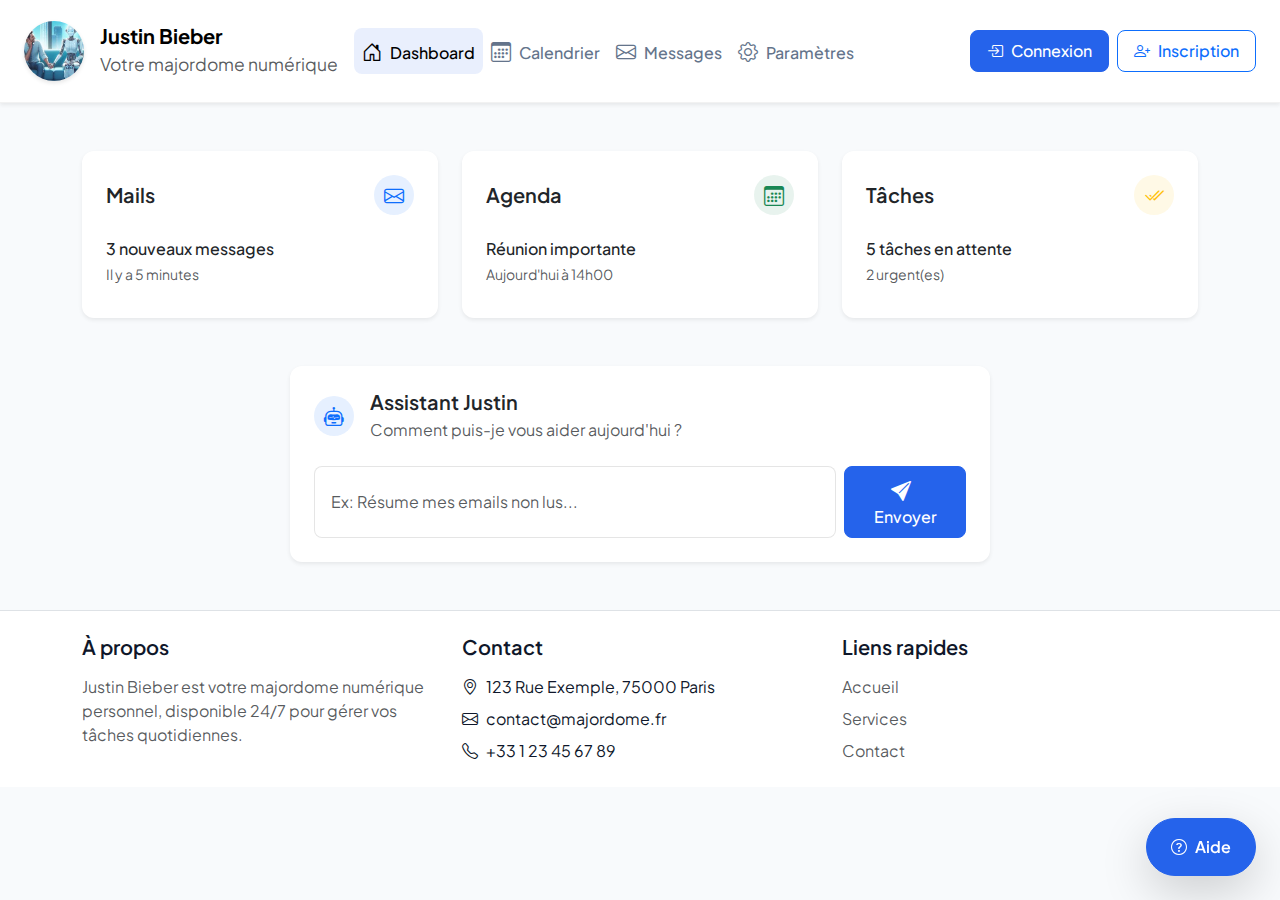
<file: Majordome_Bieber/Front-end/index.html>
<!DOCTYPE html>
<html lang="fr">
<head>
    <meta charset="UTF-8">
    <meta name="viewport" content="width=device-width, initial-scale=1.0">
    <title>Justin Bieber | Majordome</title>
    <link href="https://cdn.jsdelivr.net/npm/bootstrap@5.3.2/dist/css/bootstrap.min.css" rel="stylesheet">
    <link href="https://fonts.googleapis.com/css2?family=Plus+Jakarta+Sans:wght@400;500;600;700&display=swap" rel="stylesheet">
    <link rel="stylesheet" href="https://cdn.jsdelivr.net/npm/bootstrap-icons@1.11.1/font/bootstrap-icons.css">
    <style>
        :root {
            --primary: #2563eb;
            --secondary: #64748b;
            --success: #10b981;
            --background: #f8fafc;
            --surface: #ffffff;
            --text: #0f172a;
        }
        
        body { 
            font-family: 'Plus Jakarta Sans', sans-serif; 
            background-color: var(--background);
            color: var(--text);
        }
        
        .navbar {
            padding: 1rem 0;
            background: var(--surface);
            border-bottom: 1px solid rgba(0,0,0,0.05);
        }
        
        .nav-link {
            font-weight: 500;
            color: var(--secondary);
            padding: 0.5rem 1rem;
            border-radius: 8px;
            transition: all 0.2s;
        }
        
        .nav-link:hover {
            color: var(--primary);
            background: rgba(37, 99, 235, 0.05);
        }
        
        .nav-link.active {
            color: var(--primary);
            background: rgba(37, 99, 235, 0.1);
        }
        
        .card {
            border: none;
            border-radius: 12px;
            box-shadow: 0 1px 3px rgba(0,0,0,0.05);
            transition: all 0.2s;
        }
        
        .card:hover {
            transform: translateY(-2px);
            box-shadow: 0 4px 6px rgba(0,0,0,0.05);
        }
        
        .btn {
            font-weight: 500;
            padding: 0.5rem 1rem;
            border-radius: 8px;
        }
        
        .btn-primary {
            background: var(--primary);
            border-color: var(--primary);
        }
        
        .form-control {
            border-radius: 8px;
            padding: 0.75rem 1rem;
            border: 1px solid rgba(0,0,0,0.1);
        }
        
        .form-control:focus {
            border-color: var(--primary);
            box-shadow: 0 0 0 3px rgba(37, 99, 235, 0.1);
        }
        
        .modal-content {
            border: none;
            border-radius: 16px;
        }
        
        .help-btn {
            position: fixed;
            bottom: 24px;
            right: 24px;
            border-radius: 50px;
            padding: 1rem 1.5rem;
            box-shadow: 0 4px 6px rgba(0,0,0,0.1);
            font-weight: 600;
        }

        .icon-circle {
            width: 40px;
            height: 40px;
            display: flex;
            align-items: center;
            justify-content: center;
            border-radius: 50%;
        }

        .fs-icon {
            font-size: 1.25rem;
        }

        .navbar-brand img {
            transition: transform 0.2s;
        }
        
        .navbar-brand:hover img {
            transform: scale(1.05);
        }

        @keyframes slideIn {
            from {
                opacity: 0;
                transform: translateY(-10px);
            }
            to {
                opacity: 1;
                transform: translateY(0);
            }
        }

        .ai-response {
            animation: slideIn 0.3s ease-out;
            background: var(--primary);
            color: white;
            border-radius: 12px;
            padding: 1rem;
            position: relative;
            font-size: 1.1rem;
            box-shadow: 0 4px 6px rgba(37, 99, 235, 0.1);
        }

        .ai-response::before {
            content: '';
            position: absolute;
            left: -8px;
            top: 50%;
            transform: translateY(-50%);
            border-right: 8px solid var(--primary);
            border-top: 8px solid transparent;
            border-bottom: 8px solid transparent;
        }
    </style>
</head>
<body>

<!-- Header -->
<nav class="navbar navbar-expand-lg bg-white shadow-sm sticky-top">
    <div class="container-fluid px-4">
        <a class="navbar-brand d-flex align-items-center" href="#">
            <div class="me-3" style="width: 60px; height: 60px; border-radius: 50%; overflow: hidden; box-shadow: 0 2px 4px rgba(0,0,0,0.1);">
                <img src="images/images.jpg" alt="Justin Bieber" style="width: 100%; height: 100%; object-fit: cover; object-position: center;">
            </div>
            <div>
                <h1 class="h5 mb-0 fw-bold">Justin Bieber</h1>
                <small class="text-muted">Votre majordome numérique</small>
            </div>
        </a>
        
        <button class="navbar-toggler" type="button" data-bs-toggle="collapse" data-bs-target="#navbarContent">
            <span class="navbar-toggler-icon"></span>
        </button>
        
        <div class="collapse navbar-collapse" id="navbarContent">
            <ul class="navbar-nav me-auto mb-2 mb-lg-0">
                <li class="nav-item">
                    <a class="nav-link active" href="index.html">
                        <i class="bi bi-house-door fs-5 me-2"></i>Dashboard
                    </a>
                </li>
                <li class="nav-item">
                    <a class="nav-link" href="calendar.html">
                        <i class="bi bi-calendar3 fs-5 me-2"></i>Calendrier
                    </a>
                </li>
                <li class="nav-item">
                    <a class="nav-link" href="messages.html">
                        <i class="bi bi-envelope fs-5 me-2"></i>Messages
                    </a>
                </li>
                <li class="nav-item">
                    <a class="nav-link" href="settings.html">
                        <i class="bi bi-gear fs-5 me-2"></i>Paramètres
                    </a>
                </li>
            </ul>
            
            <div class="d-flex gap-2">
                <button class="btn btn-primary" data-bs-toggle="modal" data-bs-target="#loginModal">
                    <i class="bi bi-box-arrow-in-right me-2"></i>Connexion
                </button>
                <button class="btn btn-outline-primary" data-bs-toggle="modal" data-bs-target="#signupModal">
                    <i class="bi bi-person-plus me-2"></i>Inscription
                </button>
            </div>
        </div>
    </div>
</nav>

<!-- Main -->
<main class="container my-5">
    <!-- Dashboard -->
    <div class="row g-4 mb-5">
        <div class="col-md-4">
            <div class="card p-4 shadow-sm">
                <div class="d-flex justify-content-between align-items-center mb-3">
                    <h2 class="h5 fw-semibold mb-0">Mails</h2>
                    <div class="icon-circle bg-primary bg-opacity-10">
                        <i class="bi bi-envelope fs-icon text-primary"></i>
                    </div>
                </div>
                <div class="list-group list-group-flush">
                    <div class="list-group-item border-0 px-0">
                        <h6 class="mb-1">3 nouveaux messages</h6>
                        <small class="text-muted">Il y a 5 minutes</small>
                    </div>
                </div>
            </div>
        </div>
        <div class="col-md-4">
            <div class="card p-4 shadow-sm">
                <div class="d-flex justify-content-between align-items-center mb-3">
                    <h2 class="h5 fw-semibold mb-0">Agenda</h2>
                    <div class="icon-circle bg-success bg-opacity-10">
                        <i class="bi bi-calendar3 fs-icon text-success"></i>
                    </div>
                </div>
                <div class="list-group list-group-flush">
                    <div class="list-group-item border-0 px-0">
                        <h6 class="mb-1">Réunion importante</h6>
                        <small class="text-muted">Aujourd'hui à 14h00</small>
                    </div>
                </div>
            </div>
        </div>
        <div class="col-md-4">
            <div class="card p-4 shadow-sm">
                <div class="d-flex justify-content-between align-items-center mb-3">
                    <h2 class="h5 fw-semibold mb-0">Tâches</h2>
                    <div class="icon-circle bg-warning bg-opacity-10">
                        <i class="bi bi-check2-all fs-icon text-warning"></i>
                    </div>
                </div>
                <div class="list-group list-group-flush">
                    <div class="list-group-item border-0 px-0">
                        <h6 class="mb-1">5 tâches en attente</h6>
                        <small class="text-muted">2 urgent(es)</small>
                    </div>
                </div>
            </div>
        </div>
    </div>

    <!-- Assistant -->
    <div class="card p-4 shadow-sm mb-5 mx-auto" style="max-width: 700px;">
        <div class="d-flex align-items-center gap-3 mb-4">
            <div class="icon-circle bg-primary bg-opacity-10 p-3">
                <i class="bi bi-robot fs-icon text-primary"></i>
            </div>
            <div>
                <h2 class="h5 fw-semibold mb-1">Assistant Justin</h2>
                <p class="text-muted mb-0">Comment puis-je vous aider aujourd'hui ?</p>
            </div>
        </div>
        <div class="d-flex gap-2">
            <input id="command-input" type="text" class="form-control" placeholder="Ex: Résume mes emails non lus...">
            <button id="send-command" class="btn btn-primary px-4">
                <i class="bi bi-send-fill fs-5 me-2"></i>Envoyer
            </button>
        </div>
        <div id="command-output" class="mt-3 d-none">
            <div class="mb-2 text-muted">
                <i class="bi bi-person-circle me-2"></i>
                <span class="user-question fw-medium"></span>
            </div>
            <div class="ai-response">
                <div class="d-flex align-items-center gap-3">
                    <i class="bi bi-robot fs-4"></i>
                    <p class="mb-0 fw-medium"></p>
                </div>
            </div>
        </div>
    </div>
</main>

<!-- Footer -->
<footer class="py-4 border-top bg-white">
    <div class="container">
        <div class="row justify-content-between">
            <div class="col-md-4 mb-4 mb-md-0">
                <h5 class="fw-semibold mb-3">À propos</h5>
                <p class="text-muted">Justin Bieber est votre majordome numérique personnel, disponible 24/7 pour gérer vos tâches quotidiennes.</p>
            </div>
            <div class="col-md-4 mb-4 mb-md-0">
                <h5 class="fw-semibold mb-3">Contact</h5>
                <ul class="list-unstyled mb-0">
                    <li class="mb-2"><i class="bi bi-geo-alt me-2"></i>123 Rue Exemple, 75000 Paris</li>
                    <li class="mb-2"><i class="bi bi-envelope me-2"></i>contact@majordome.fr</li>
                    <li><i class="bi bi-telephone me-2"></i>+33 1 23 45 67 89</li>
                </ul>
            </div>
            <div class="col-md-4">
                <h5 class="fw-semibold mb-3">Liens rapides</h5>
                <ul class="list-unstyled mb-0">
                    <li class="mb-2"><a href="#" class="text-decoration-none text-muted">Accueil</a></li>
                    <li class="mb-2"><a href="#" class="text-decoration-none text-muted">Services</a></li>
                    <li><a href="#" class="text-decoration-none text-muted">Contact</a></li>
                </ul>
            </div>
        </div>
    </div>
</footer>

<!-- Bouton Aide -->
<button class="btn btn-primary help-btn shadow-lg" data-bs-toggle="modal" data-bs-target="#helpModal">
    <i class="bi bi-question-circle me-2"></i>Aide
</button>

<!-- Modals -->
<div class="modal fade" id="loginModal" tabindex="-1">
    <div class="modal-dialog modal-dialog-centered">
        <div class="modal-content rounded-4 shadow">
            <div class="modal-header border-0">
                <h5 class="modal-title fw-semibold">Connexion</h5>
                <button type="button" class="btn-close" data-bs-dismiss="modal"></button>
            </div>
            <div class="modal-body">
                <p class="text-muted mb-4">Connectez-vous pour accéder à votre espace personnel</p>
                <form>
                    <div class="mb-3">
                        <label class="form-label">Email</label>
                        <input type="email" class="form-control" required>
                    </div>
                    <div class="mb-3">
                        <label class="form-label">Mot de passe</label>
                        <input type="password" class="form-control" required>
                    </div>
                    <button type="submit" class="btn btn-primary w-100">Se connecter</button>
                </form>
            </div>
        </div>
    </div>
</div>

<div class="modal fade" id="signupModal" tabindex="-1">
    <div class="modal-dialog modal-dialog-centered">
        <div class="modal-content rounded-4 shadow">
            <div class="modal-header border-0 pb-0">
                <h5 class="modal-title fw-semibold">Créer un compte</h5>
                <button type="button" class="btn-close" data-bs-dismiss="modal"></button>
            </div>
            <div class="modal-body pt-0">
                <p class="text-muted mb-4">Rejoignez-nous pour profiter de tous les services</p>
                <form>
                    <div class="mb-3">
                        <label class="form-label">Nom</label>
                        <input type="text" class="form-control" required>
                    </div>
                    <div class="mb-3">
                        <label class="form-label">Email</label>
                        <input type="email" class="form-control" required>
                    </div>
                    <div class="mb-3">
                        <label class="form-label">Mot de passe</label>
                        <input type="password" class="form-control" required>
                    </div>
                    <button type="submit" class="btn btn-primary w-100">Créer le compte</button>
                </form>
            </div>
        </div>
    </div>
</div>

<div class="modal fade" id="helpModal" tabindex="-1">
    <div class="modal-dialog modal-dialog-centered">
        <div class="modal-content rounded-4 shadow">
            <div class="modal-header border-0">
                <h5 class="modal-title fw-semibold">Comment pouvons-nous vous aider ?</h5>
                <button type="button" class="btn-close" data-bs-dismiss="modal"></button>
            </div>
            <div class="modal-body">
                <p class="text-muted mb-4">Envoyez-nous votre message et nous vous répondrons rapidement</p>
                <form id="help-form">
                    <div class="mb-3">
                        <label class="form-label">Votre nom</label>
                        <input type="text" class="form-control" name="name" required>
                    </div>
                    <div class="mb-3">
                        <label class="form-label">Votre email</label>
                        <input type="email" class="form-control" name="email" required>
                    </div>
                    <div class="mb-3">
                        <label class="form-label">Message</label>
                        <textarea class="form-control" name="message" rows="4" required></textarea>
                    </div>
                    <button type="submit" class="btn btn-primary w-100">Envoyer</button>
                </form>
            </div>
        </div>
    </div>
</div>

<script src="https://cdn.jsdelivr.net/npm/bootstrap@5.3.2/dist/js/bootstrap.bundle.min.js"></script>
<script>
    // Base de données simulée
    const database = {
        messages: {
            unread: 1,
            total: 3,
            latest: {
                from: 'Service Marketing',
                subject: 'Nouvelle campagne Q4 2023',
                time: '10 minutes',
                content: 'Nouvelle campagne à valider pour le Q4 2023'
            },
            all: [
                {
                    from: 'Service Marketing',
                    time: '10 minutes',
                    content: 'Nouvelle campagne à valider pour le Q4 2023',
                    unread: true
                },
                {
                    from: 'Support Technique',
                    time: 'Hier',
                    content: 'Mise à jour système effectuée avec succès',
                    unread: false
                },
                {
                    from: 'Resources Humaines',
                    time: '2 jours',
                    content: 'Rappel: Formation obligatoire le 15/12',
                    unread: false
                }
            ]
        },
        calendar: {
            nextEvent: {
                title: 'Réunion importante',
                time: '14:00',
                location: 'Salle de conférence A'
            },
            todayEvents: 2,
            weekEvents: 5
        },
        tasks: {
            total: 5,
            urgent: 2,
            nextDeadline: 'Demain, 18:00'
        }
    };

    // Réponses intelligentes de l'IA
    function getAIResponse(query) {
        query = query.toLowerCase();
        
        // Messages
        if(query.includes('message') || query.includes('email') || query.includes('mail')) {
            if(query.includes('combien') || query.includes('nombre')) {
                return `Vous avez ${database.messages.unread} message non lu et ${database.messages.total} messages au total.`;
            }
            if(query.includes('dernier') || query.includes('recent')) {
                return `Votre dernier message vient de ${database.messages.latest.from} : "${database.messages.latest.content}"`;
            }
            if(query.includes('non lu')) {
                return `Vous avez ${database.messages.unread} message non lu du ${database.messages.latest.from}.`;
            }
            return `Dans votre boîte de réception : ${database.messages.unread} message non lu et ${database.messages.total - database.messages.unread} messages lus.`;
        }
        
        // Calendrier
        if(query.includes('agenda') || query.includes('calendrier') || query.includes('réunion')) {
            if(query.includes('prochain')) {
                return `Votre prochaine réunion est à ${database.calendar.nextEvent.time} dans ${database.calendar.nextEvent.location}.`;
            }
            if(query.includes('aujourd')) {
                return `Vous avez ${database.calendar.todayEvents} événements aujourd'hui.`;
            }
            return `Prochain événement : ${database.calendar.nextEvent.title} à ${database.calendar.nextEvent.time}.`;
        }
        
        // Tâches
        if(query.includes('tâche') || query.includes('todo')) {
            if(query.includes('urgent')) {
                return `Vous avez ${database.tasks.urgent} tâches urgentes sur un total de ${database.tasks.total} tâches.`;
            }
            if(query.includes('deadline')) {
                return `Votre prochaine deadline est pour ${database.tasks.nextDeadline}.`;
            }
            return `Vous avez ${database.tasks.total} tâches en cours, dont ${database.tasks.urgent} urgentes.`;
        }

        // Salutations
        if(query.includes('bonjour') || query.includes('salut')) {
            return 'Bonjour ! Je peux vous aider avec vos messages, votre agenda ou vos tâches. Que souhaitez-vous savoir ?';
        }

        return 'Je ne suis pas sûr de comprendre. Vous pouvez me poser des questions sur vos messages, votre agenda ou vos tâches.';
    }

    // Fonction pour traiter la commande
    function handleCommand() {
        const input = document.getElementById('command-input');
        const value = input.value.trim();
        if(!value) return;
        
        const outputDiv = document.getElementById('command-output');
        outputDiv.classList.remove('d-none');
        
        // Afficher la question
        outputDiv.querySelector('.user-question').textContent = value;
        
        // Get intelligent response based on query
        const response = getAIResponse(value.toLowerCase());
        outputDiv.querySelector('p').textContent = response;
        
        // Vider l'input et remettre le focus
        input.value = '';
        input.focus();
    }

    // Event listener pour le bouton
    document.getElementById('send-command').addEventListener('click', handleCommand);

    // Event listener pour la touche Enter
    document.getElementById('command-input').addEventListener('keypress', (e) => {
        if (e.key === 'Enter') {
            e.preventDefault();
            handleCommand();
        }
    });
    // Formulaire aide
    document.getElementById('help-form').addEventListener('submit', e => {
        e.preventDefault();
        alert('Merci pour votre message ! Nous vous répondrons bientôt.');
        e.target.reset();
        const modal = bootstrap.Modal.getInstance(document.getElementById('helpModal'));
        modal.hide();
    });
</script>

</body>
</html>
</file>
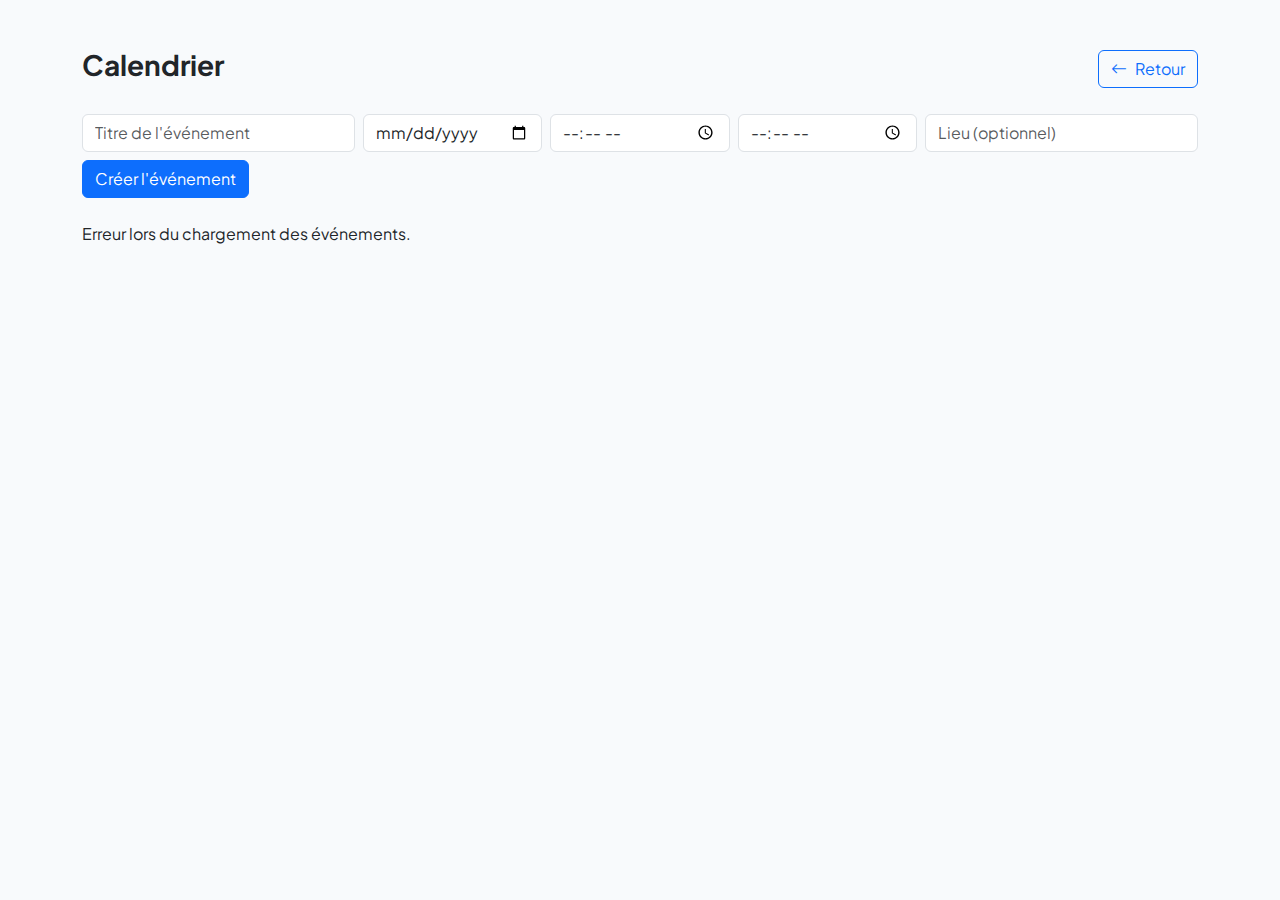
<file: Majordome_Bieber/Front-end/calendar.html>
<!DOCTYPE html>
<html lang="fr">
<head>
    <meta charset="UTF-8">
    <meta name="viewport" content="width=device-width, initial-scale=1.0">
    <title>Calendrier | Justin Bieber</title>
    <link href="https://cdn.jsdelivr.net/npm/bootstrap@5.3.2/dist/css/bootstrap.min.css" rel="stylesheet">
    <link href="https://fonts.googleapis.com/css2?family=Plus+Jakarta+Sans:wght@400;500;600;700&display=swap" rel="stylesheet">
    <link rel="stylesheet" href="https://cdn.jsdelivr.net/npm/bootstrap-icons@1.11.1/font/bootstrap-icons.css">
    <style>
        :root {
            --primary: #2563eb;
            --background: #f8fafc;
            --surface: #ffffff;
            --text: #0f172a;
        }
        
        body { 
            font-family: 'Plus Jakarta Sans', sans-serif; 
            background-color: var(--background);
        }

        .calendar-event {
            border-left: 4px solid var(--primary);
            background: var(--surface);
            transition: transform 0.2s;
        }

        .calendar-event:hover {
            transform: translateX(5px);
        }
    </style>
</head>
<body>
<div class="container py-5">
    <div class="d-flex justify-content-between align-items-center mb-4">
        <h1 class="h3 fw-bold">Calendrier</h1>
        <a href="index.html" class="btn btn-outline-primary">
            <i class="bi bi-arrow-left me-2"></i>Retour
        </a>
    </div>

    <!-- Formulaire de création d'événement -->
    <form id="event-form" class="mb-4">
        <div class="row g-2">
            <div class="col-md-3">
                <input type="text" class="form-control" id="summary" placeholder="Titre de l'événement" required>
            </div>
            <div class="col-md-2">
                <input type="date" class="form-control" id="date" required>
            </div>
            <div class="col-md-2">
                <input type="time" class="form-control" id="start_time" required>
            </div>
            <div class="col-md-2">
                <input type="time" class="form-control" id="end_time" required>
            </div>
            <div class="col-md-3">
                <input type="text" class="form-control" id="location" placeholder="Lieu (optionnel)">
            </div>
        </div>
        <button type="submit" class="btn btn-primary mt-2">Créer l'événement</button>
    </form>

    <div class="row">
        <div class="col-lg-8" id="events-container">
            <!-- Les événements seront injectés ici -->
        </div>
    </div>
</div>

<script src="https://cdn.jsdelivr.net/npm/bootstrap@5.3.2/dist/js/bootstrap.bundle.min.js"></script>
<script>
function loadEvents() {
    fetch("http://localhost:5000/api/calendar/events")
        .then(response => response.json())
        .then(data => {
            const events = data.events || [];
            const container = document.getElementById("events-container");
            container.innerHTML = "";

            if (events.length === 0) {
                container.innerHTML = "<p>Aucun événement à venir.</p>";
            }

            events.forEach(event => {
                const div = document.createElement("div");
                div.className = "calendar-event p-3 rounded-3 shadow-sm mb-3";
                div.innerHTML = `
                    <h5 class="fw-semibold mb-2">${event.summary || "Sans titre"}</h5>
                    <p class="text-muted mb-2"><i class="bi bi-clock me-2"></i>${event.start}</p>
                    <p class="text-muted mb-0"><i class="bi bi-geo-alt me-2"></i>${event.location || "Lieu non précisé"}</p>
                `;
                container.appendChild(div);
            });
        })
        .catch(err => {
            const container = document.getElementById("events-container");
            container.innerHTML = "<p>Erreur lors du chargement des événements.</p>";
        });
}

document.addEventListener("DOMContentLoaded", function() {
    loadEvents();

    document.getElementById("event-form").addEventListener("submit", function(e) {
        e.preventDefault();
        const summary = document.getElementById("summary").value;
        const date = document.getElementById("date").value;
        const start_time = document.getElementById("start_time").value;
        const end_time = document.getElementById("end_time").value;
        const location = document.getElementById("location").value;

        fetch("http://localhost:5000/api/calendar/events", {
            method: "POST",
            headers: { "Content-Type": "application/json" },
            body: JSON.stringify({
                summary,
                date,
                start_time,
                end_time,
                location
            })
        })
        .then(response => response.json())
        .then(data => {
            if(data.success){
                alert("Événement créé !");
                loadEvents();
                document.getElementById("event-form").reset();
            } else {
                alert("Erreur : " + (data.error || "Impossible de créer l'événement"));
            }
        })
        .catch(() => alert("Erreur lors de la création de l'événement."));
    });
});
</script>
</body>
</html>
</file>
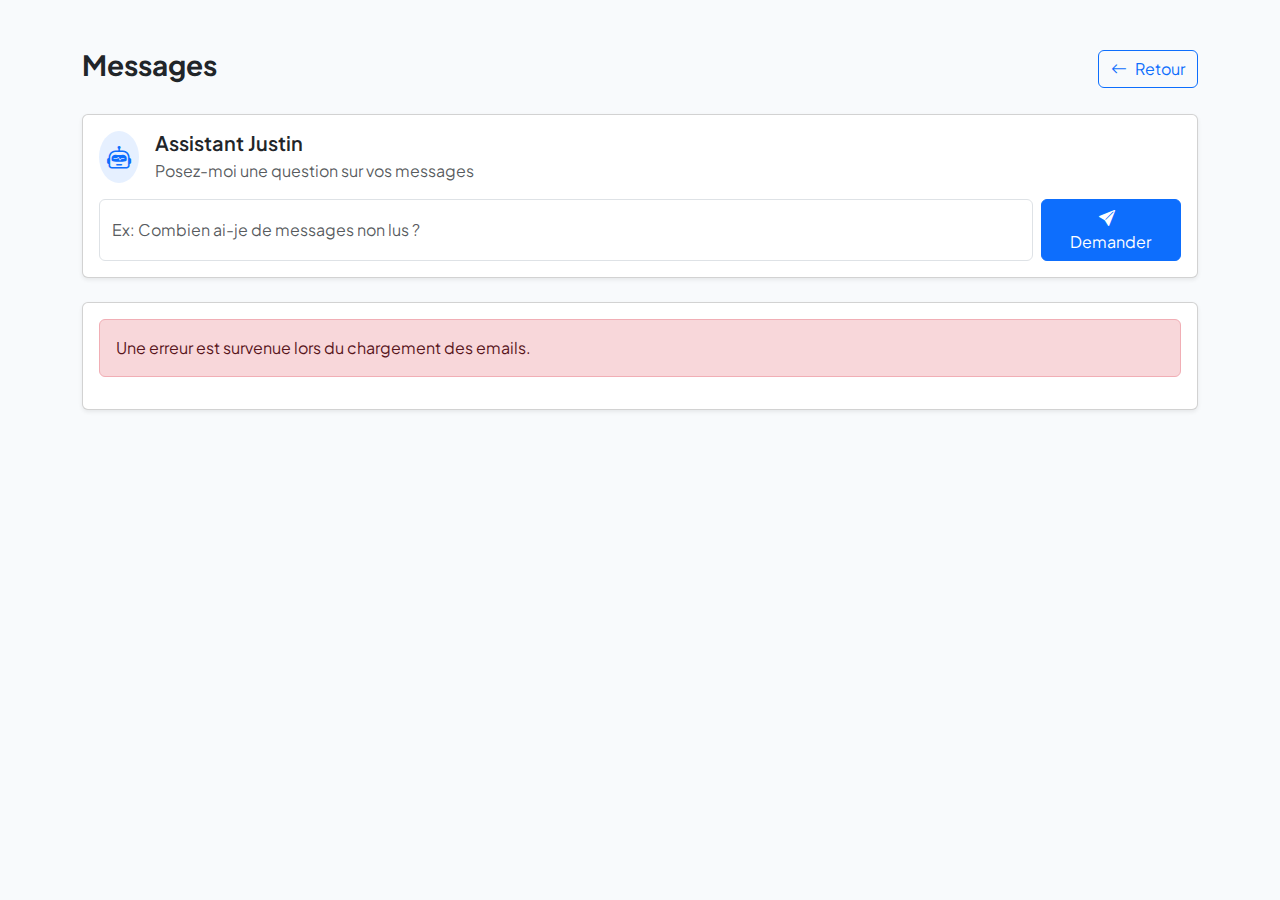
<file: Majordome_Bieber/Front-end/messages.html>
<!DOCTYPE html>
<html lang="fr">

<head>
    <meta charset="UTF-8">
    <meta name="viewport" content="width=device-width, initial-scale=1.0">
    <title>Messages | Justin Bieber</title>
    <link href="https://cdn.jsdelivr.net/npm/bootstrap@5.3.2/dist/css/bootstrap.min.css" rel="stylesheet">
    <link href="https://fonts.googleapis.com/css2?family=Plus+Jakarta+Sans:wght@400;500;600;700&display=swap"
        rel="stylesheet">
    <link rel="stylesheet" href="https://cdn.jsdelivr.net/npm/bootstrap-icons@1.11.1/font/bootstrap-icons.css">
    <style>
        :root {
            --primary: #2563eb;
            --background: #f8fafc;
            --surface: #ffffff;
            --text: #0f172a;
        }

        body {
            font-family: 'Plus Jakarta Sans', sans-serif;
            background-color: var(--background);
        }

        .message {
            transition: transform 0.2s;
            cursor: pointer;
        }

        .message:hover {
            transform: translateY(-2px);
        }

        .message.unread {
            background-color: #f0f7ff;
        }
    </style>
</head>

<body>

    <div class="container py-5">
        <div class="d-flex justify-content-between align-items-center mb-4">
            <h1 class="h3 fw-bold">Messages</h1>
            <a href="index.html" class="btn btn-outline-primary">
                <i class="bi bi-arrow-left me-2"></i>Retour
            </a>
        </div>

        <!-- Assistant zone -->
        <div class="card shadow-sm mb-4">
            <div class="card-body">
                <div class="d-flex gap-3 align-items-center mb-3">
                    <div class="bg-primary bg-opacity-10 p-2 rounded-circle">
                        <i class="bi bi-robot fs-4 text-primary"></i>
                    </div>
                    <div>
                        <h5 class="fw-semibold mb-1">Assistant Justin</h5>
                        <p class="text-muted mb-0">Posez-moi une question sur vos messages</p>
                    </div>
                </div>
                <div class="d-flex gap-2">
                    <input type="text" id="messageQuery" class="form-control"
                        placeholder="Ex: Combien ai-je de messages non lus ?">
                    <button class="btn btn-primary px-4" id="askButton">
                        <i class="bi bi-send-fill me-2"></i>Demander
                    </button>
                </div>
                <div id="aiResponse" class="mt-3 p-3 bg-light rounded-3 d-none">
                    <div class="d-flex align-items-center gap-2">
                        <i class="bi bi-robot text-primary"></i>
                        <p class="mb-0 text-primary"></p>
                    </div>
                </div>
            </div>
        </div>

        <!-- Liste des emails -->
        <div class="card shadow-sm mb-4">
            <div class="card-body">
                <div id="email-list">
                    <div class="text-center">
                        <div class="spinner-border text-primary" role="status">
                            <span class="visually-hidden">Chargement...</span>
                        </div>
                        <p>Chargement de vos emails...</p>
                    </div>
                </div>
            </div>
        </div>
    </div>

    <script src="https://cdn.jsdelivr.net/npm/bootstrap@5.3.2/dist/js/bootstrap.bundle.min.js"></script>
    <script>
        // Fonction pour charger les emails
        async function loadEmails() {
            try {
                const response = await fetch('http://localhost:5000/api/emails');
                const data = await response.json();

                const emailList = document.getElementById('email-list');

                if (data.emails && data.emails.length > 0) {
                    emailList.innerHTML = `
                        <div class="card shadow-sm">
                            <div class="list-group list-group-flush">
                                ${data.emails.map(email => `
                                    <div class="list-group-item message p-3">
                                        <div class="d-flex justify-content-between align-items-center mb-1">
                                            <h6 class="fw-semibold mb-0">${email.from.split('<')[0].trim()}</h6>
                                            <small class="text-muted">Reçu</small>
                                        </div>
                                        <p class="mb-0 text-muted">${email.subject}: ${email.snippet}</p>
                                    </div>
                                `).join('')}
                            </div>
                        </div>
                    `;
                } else {
                    emailList.innerHTML = '<p class="text-center">Aucun email trouvé.</p>';
                }
            } catch (error) {
                console.error('Erreur lors du chargement des emails:', error);
                document.getElementById('email-list').innerHTML = `
                    <div class="alert alert-danger" role="alert">
                        Une erreur est survenue lors du chargement des emails.
                    </div>
                `;
            }
        }

        // Charger les emails au chargement de la page
        document.addEventListener('DOMContentLoaded', loadEmails);
    </script>
</body>

</html>
</file>
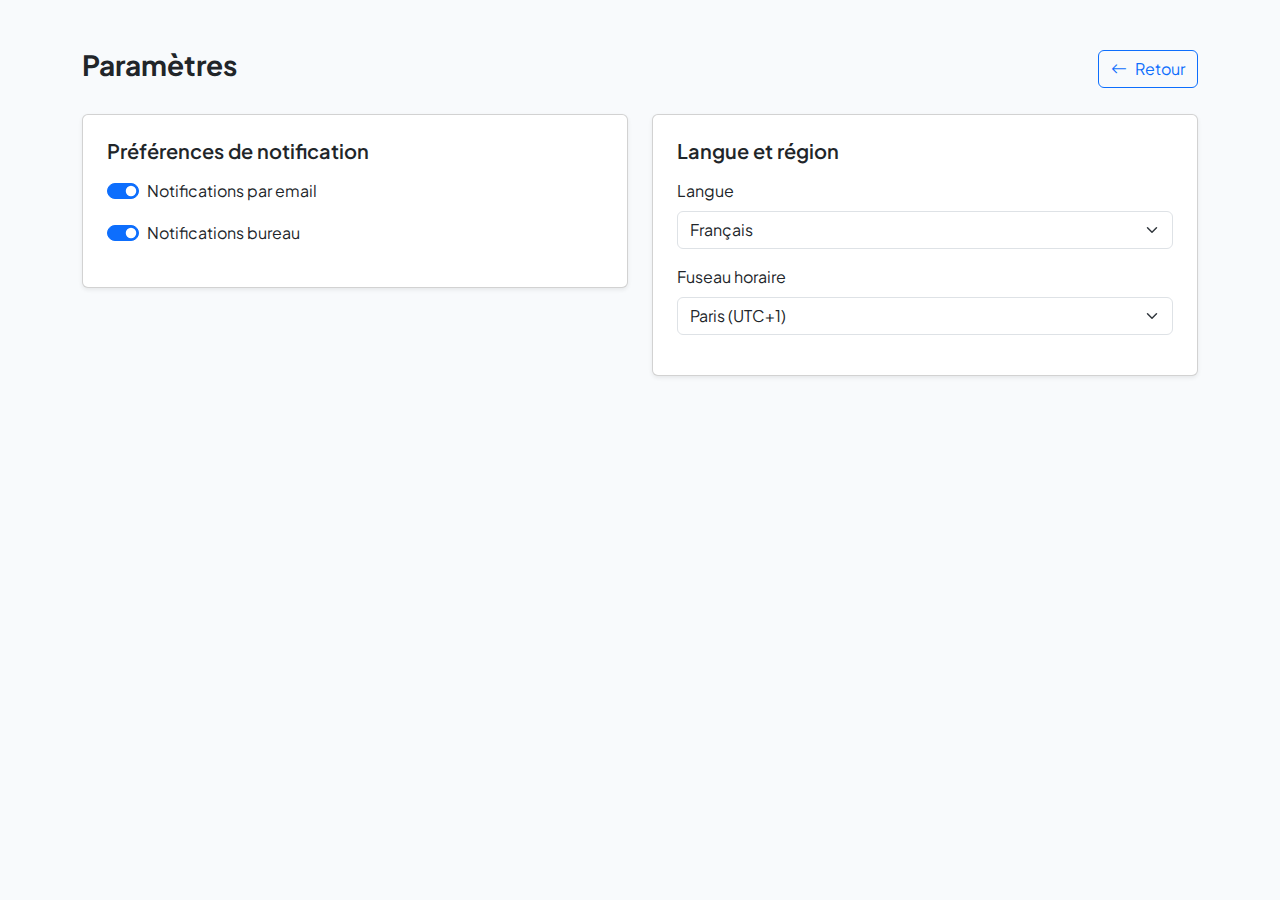
<file: Majordome_Bieber/Front-end/settings.html>
<!DOCTYPE html>
<html lang="fr">
<head>
    <meta charset="UTF-8">
    <meta name="viewport" content="width=device-width, initial-scale=1.0">
    <title>Paramètres | Justin Bieber</title>
    <link href="https://cdn.jsdelivr.net/npm/bootstrap@5.3.2/dist/css/bootstrap.min.css" rel="stylesheet">
    <link href="https://fonts.googleapis.com/css2?family=Plus+Jakarta+Sans:wght@400;500;600;700&display=swap" rel="stylesheet">
    <link rel="stylesheet" href="https://cdn.jsdelivr.net/npm/bootstrap-icons@1.11.1/font/bootstrap-icons.css">
    <style>
        :root {
            --primary: #2563eb;
            --background: #f8fafc;
            --surface: #ffffff;
            --text: #0f172a;
        }
        
        body { 
            font-family: 'Plus Jakarta Sans', sans-serif; 
            background-color: var(--background);
        }

        .setting-card {
            transition: transform 0.2s;
        }

        .setting-card:hover {
            transform: translateY(-2px);
        }
    </style>
</head>
<body>

<div class="container py-5">
    <div class="d-flex justify-content-between align-items-center mb-4">
        <h1 class="h3 fw-bold">Paramètres</h1>
        <a href="index.html" class="btn btn-outline-primary">
            <i class="bi bi-arrow-left me-2"></i>Retour
        </a>
    </div>

    <div class="row g-4">
        <div class="col-md-6">
            <div class="card setting-card p-4 shadow-sm">
                <h5 class="fw-semibold mb-3">Préférences de notification</h5>
                <div class="mb-3">
                    <div class="form-check form-switch">
                        <input class="form-check-input" type="checkbox" id="emailNotif" checked>
                        <label class="form-check-label" for="emailNotif">Notifications par email</label>
                    </div>
                </div>
                <div class="mb-3">
                    <div class="form-check form-switch">
                        <input class="form-check-input" type="checkbox" id="desktopNotif" checked>
                        <label class="form-check-label" for="desktopNotif">Notifications bureau</label>
                    </div>
                </div>
            </div>
        </div>

        <div class="col-md-6">
            <div class="card setting-card p-4 shadow-sm">
                <h5 class="fw-semibold mb-3">Langue et région</h5>
                <div class="mb-3">
                    <label class="form-label">Langue</label>
                    <select class="form-select">
                        <option selected>Français</option>
                        <option>English</option>
                        <option>Español</option>
                    </select>
                </div>
                <div class="mb-3">
                    <label class="form-label">Fuseau horaire</label>
                    <select class="form-select">
                        <option selected>Paris (UTC+1)</option>
                        <option>London (UTC+0)</option>
                        <option>New York (UTC-5)</option>
                    </select>
                </div>
            </div>
        </div>
    </div>
</div>

<script src="https://cdn.jsdelivr.net/npm/bootstrap@5.3.2/dist/js/bootstrap.bundle.min.js"></script>
</body>
</html>
</file>
